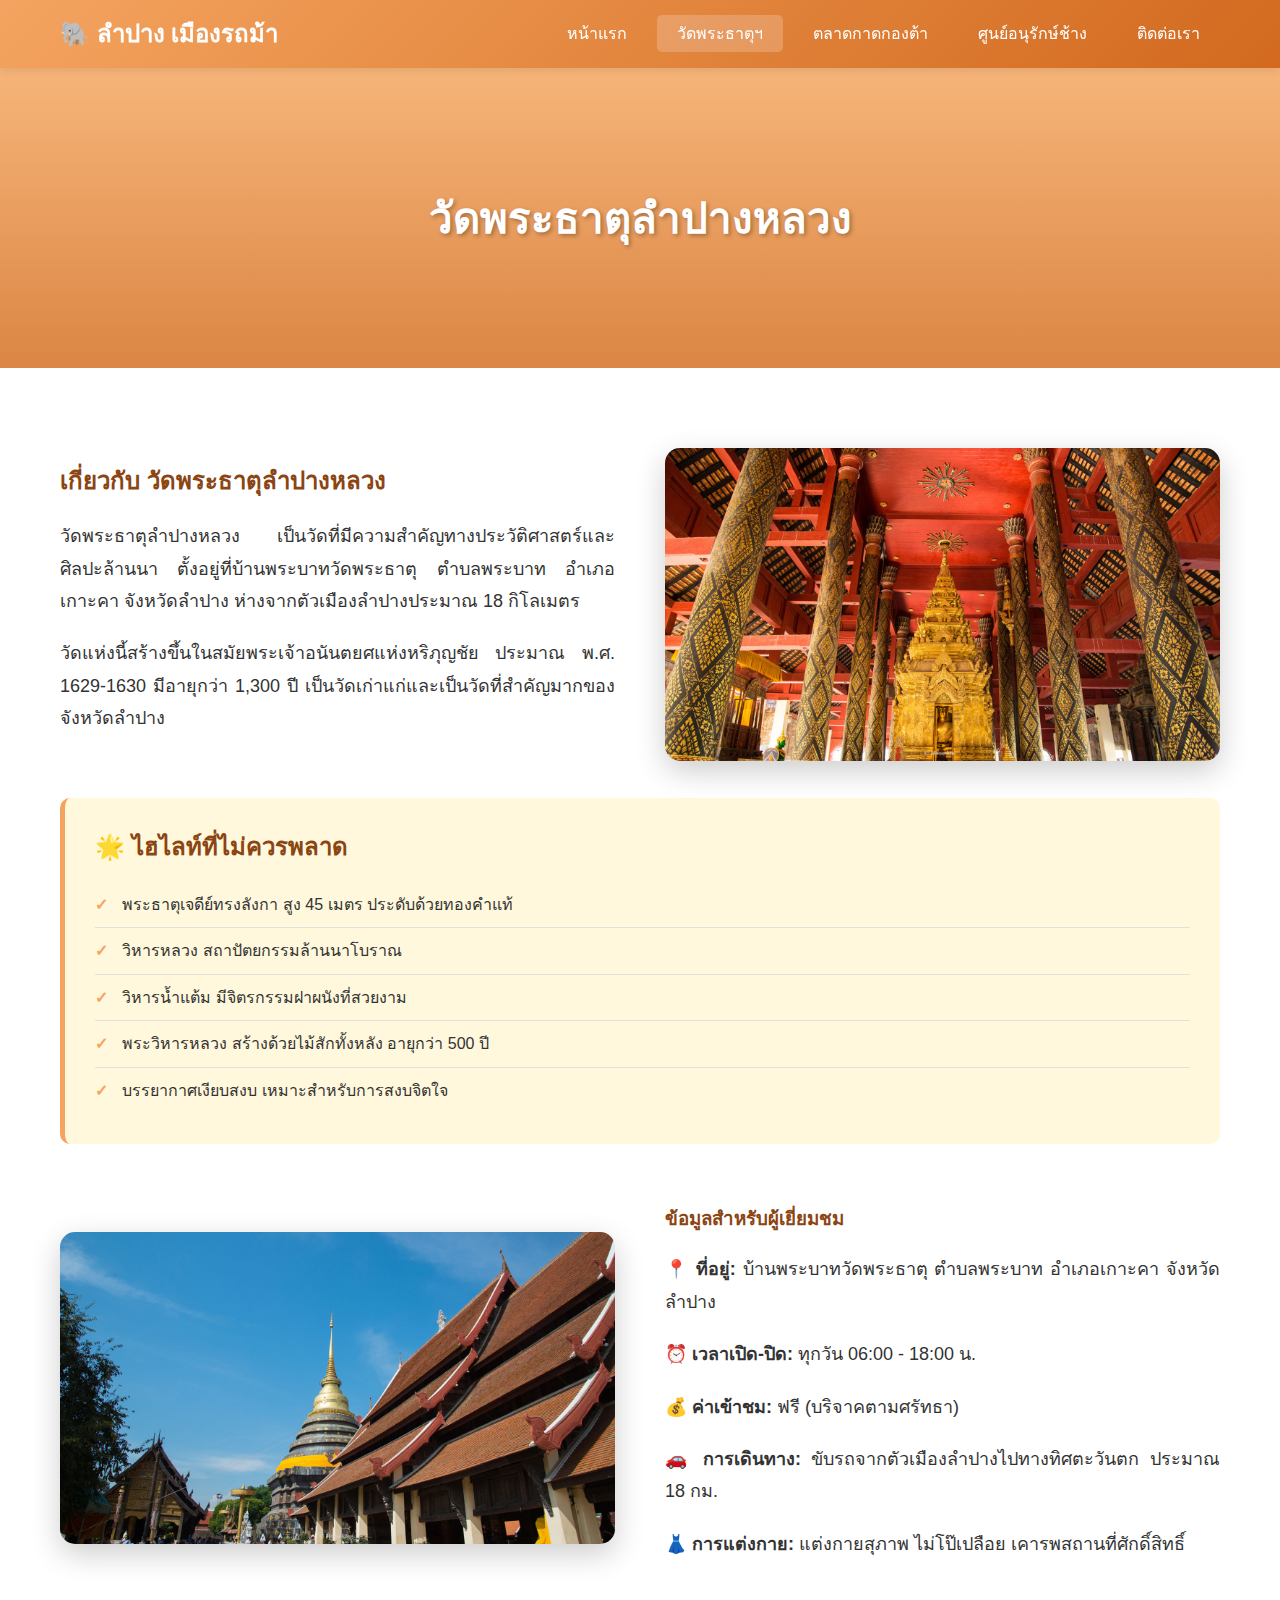
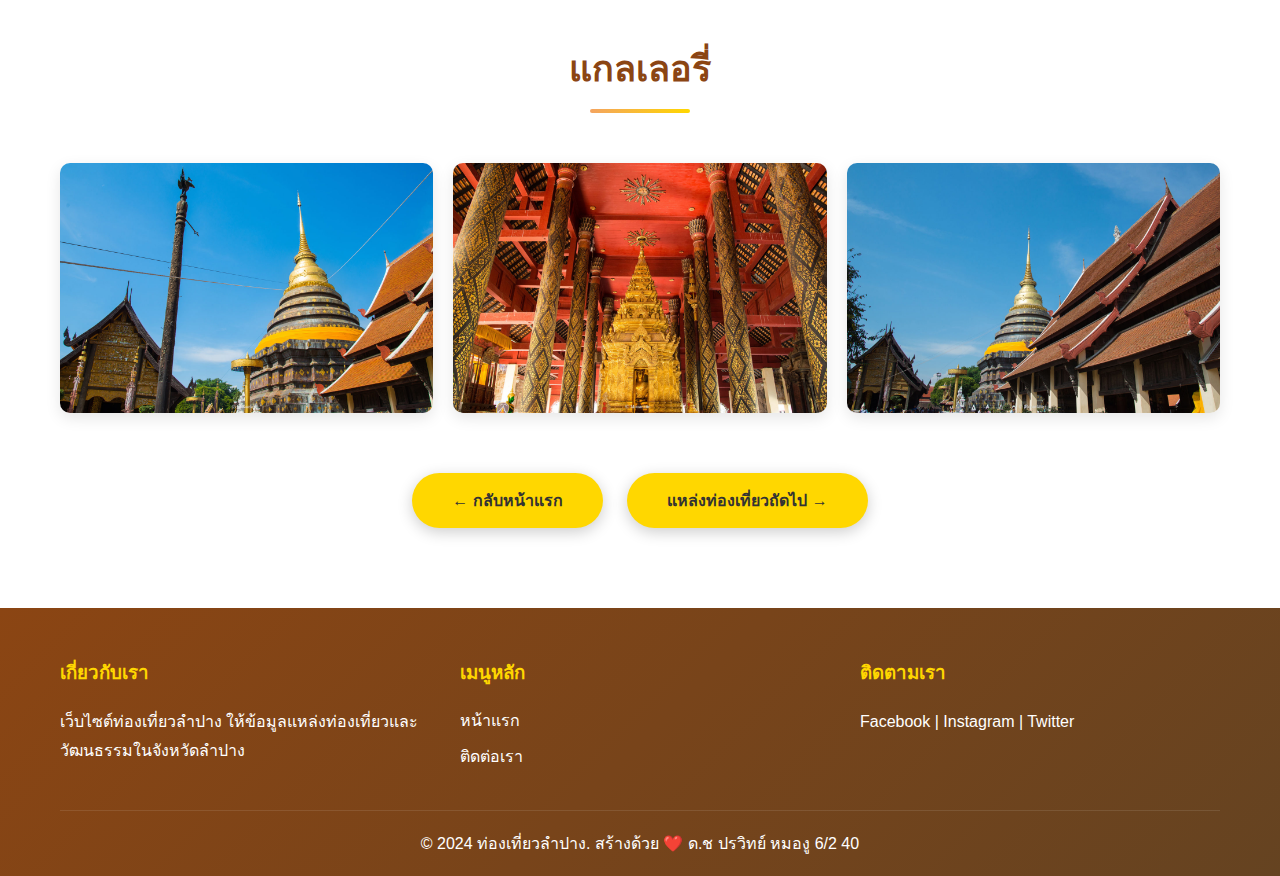
<file: contact.html>
<!DOCTYPE html>
<html lang="th">
<head>
    <meta charset="UTF-8">
    <meta name="viewport" content="width=device-width, initial-scale=1.0">
    <title>วัดพระธาตุลำปางหลวง - ท่องเที่ยวลำปาง</title>
    <link rel="stylesheet" href="styles.css">
</head>
<body>
    <header>
        <div class="container">
            <div class="logo">
                <h1>🐘 ลำปาง เมืองรถม้า</h1>
            </div>
            <nav>
                <ul>
                    <li><a href="index.html">หน้าแรก</a></li>
                    <li><a href="wat-phra-that.html" class="active">วัดพระธาตุฯ</a></li>
                    <li><a href="kad-kong-ta.html">ตลาดกาดกองต้า</a></li>
                    <li><a href="elephant-center.html">ศูนย์อนุรักษ์ช้าง</a></li>
                    <li><a href="contact.html">ติดต่อเรา</a></li>
                </ul>
            </nav>
        </div>
    </header>

    <section class="detail-hero" style="background-image: linear-gradient(rgba(244, 164, 96, 0.8), rgba(210, 105, 30, 0.8)), url('https://images.unsplash.com/photo-1551882547-ff40c63fe5fa?w=1600&h=400&fit=crop');">
        <h2>วัดพระธาตุลำปางหลวง</h2>
    </section>

    <section class="detail-content">
        <div class="container">
            <div class="content-wrapper">
                <div class="content-text">
                    <h2 style="color: #8B4513; margin-bottom: 20px;">เกี่ยวกับ วัดพระธาตุลำปางหลวง</h2>
                    <p>วัดพระธาตุลำปางหลวง เป็นวัดที่มีความสำคัญทางประวัติศาสตร์และศิลปะล้านนา ตั้งอยู่ที่บ้านพระบาทวัดพระธาตุ ตำบลพระบาท อำเภอเกาะคา จังหวัดลำปาง ห่างจากตัวเมืองลำปางประมาณ 18 กิโลเมตร</p>
                    <p>วัดแห่งนี้สร้างขึ้นในสมัยพระเจ้าอนันตยศแห่งหริภุญชัย ประมาณ พ.ศ. 1629-1630 มีอายุกว่า 1,300 ปี เป็นวัดเก่าแก่และเป็นวัดที่สำคัญมากของจังหวัดลำปาง</p>
                </div>
                <div class="content-image">
                    <img src="images/Watphrathatlampangluang2.jpg" alt="วัดพระธาตุลำปางหลวง">
                </div>
            </div>

            <div class="info-box">
                <h3>🌟 ไฮไลท์ที่ไม่ควรพลาด</h3>
                <ul>
                    <li>พระธาตุเจดีย์ทรงลังกา สูง 45 เมตร ประดับด้วยทองคำแท้</li>
                    <li>วิหารหลวง สถาปัตยกรรมล้านนาโบราณ</li>
                    <li>วิหารน้ำแต้ม มีจิตรกรรมฝาผนังที่สวยงาม</li>
                    <li>พระวิหารหลวง สร้างด้วยไม้สักทั้งหลัง อายุกว่า 500 ปี</li>
                    <li>บรรยากาศเงียบสงบ เหมาะสำหรับการสงบจิตใจ</li>
                </ul>
            </div>

            <div class="content-wrapper" style="margin-top: 60px;">
                <div class="content-image">
                    <img src="images/Watphrathatlampangluang3.jpg" alt="พระธาตุเจดีย์">
                </div>
                <div class="content-text">
                    <h3 style="color: #8B4513; margin-bottom: 20px;">ข้อมูลสำหรับผู้เยี่ยมชม</h3>
                    <p><strong>📍 ที่อยู่:</strong> บ้านพระบาทวัดพระธาตุ ตำบลพระบาท อำเภอเกาะคา จังหวัดลำปาง</p>
                    <p><strong>⏰ เวลาเปิด-ปิด:</strong> ทุกวัน 06:00 - 18:00 น.</p>
                    <p><strong>💰 ค่าเข้าชม:</strong> ฟรี (บริจาคตามศรัทธา)</p>
                    <p><strong>🚗 การเดินทาง:</strong> ขับรถจากตัวเมืองลำปางไปทางทิศตะวันตก ประมาณ 18 กม.</p>
                    <p><strong>👗 การแต่งกาย:</strong> แต่งกายสุภาพ ไม่โป๊เปลือย เคารพสถานที่ศักดิ์สิทธิ์</p>
                </div>
            </div>

            <div style="margin-top: 60px;">
                <h2 class="section-title">แกลเลอรี่</h2>
                <div class="gallery">
                    <img src="images/Watphrathatlampangluang.jpg" alt="วัดพระธาตุ 1">
                    <img src="images/Watphrathatlampangluang2.jpg" alt="วัดพระธาตุ 2">
                    <img src="images/Watphrathatlampangluang3.jpg" alt="วัดพระธาตุ 3">
                </div>
            </div>

            <div style="margin-top: 60px; text-align: center;">
                <a href="index.html" class="btn" style="margin-right: 20px;">← กลับหน้าแรก</a>
                <a href="kad-kong-ta.html" class="btn">แหล่งท่องเที่ยวถัดไป →</a>
            </div>
        </div>
    </section>

    <footer>
        <div class="container">
            <div class="footer-content">
                <div class="footer-section">
                    <h3>เกี่ยวกับเรา</h3>
                    <p>เว็บไซต์ท่องเที่ยวลำปาง ให้ข้อมูลแหล่งท่องเที่ยวและวัฒนธรรมในจังหวัดลำปาง</p>
                </div>
                <div class="footer-section">
                    <h3>เมนูหลัก</h3>
                    <ul>
                        <li><a href="index.html">หน้าแรก</a></li>
                        <li><a href="contact.html">ติดต่อเรา</a></li>
                    </ul>
                </div>
                <div class="footer-section">
                    <h3>ติดตามเรา</h3>
                    <p>Facebook | Instagram | Twitter</p>
                </div>
            </div>
            <div class="footer-bottom">
                <p>&copy; 2024 ท่องเที่ยวลำปาง. สร้างด้วย ❤️ ด.ช ปรวิทย์ หมองู 6/2 40</p>
            </div>
        </div>
    </footer>
</body>
</html>
</file>
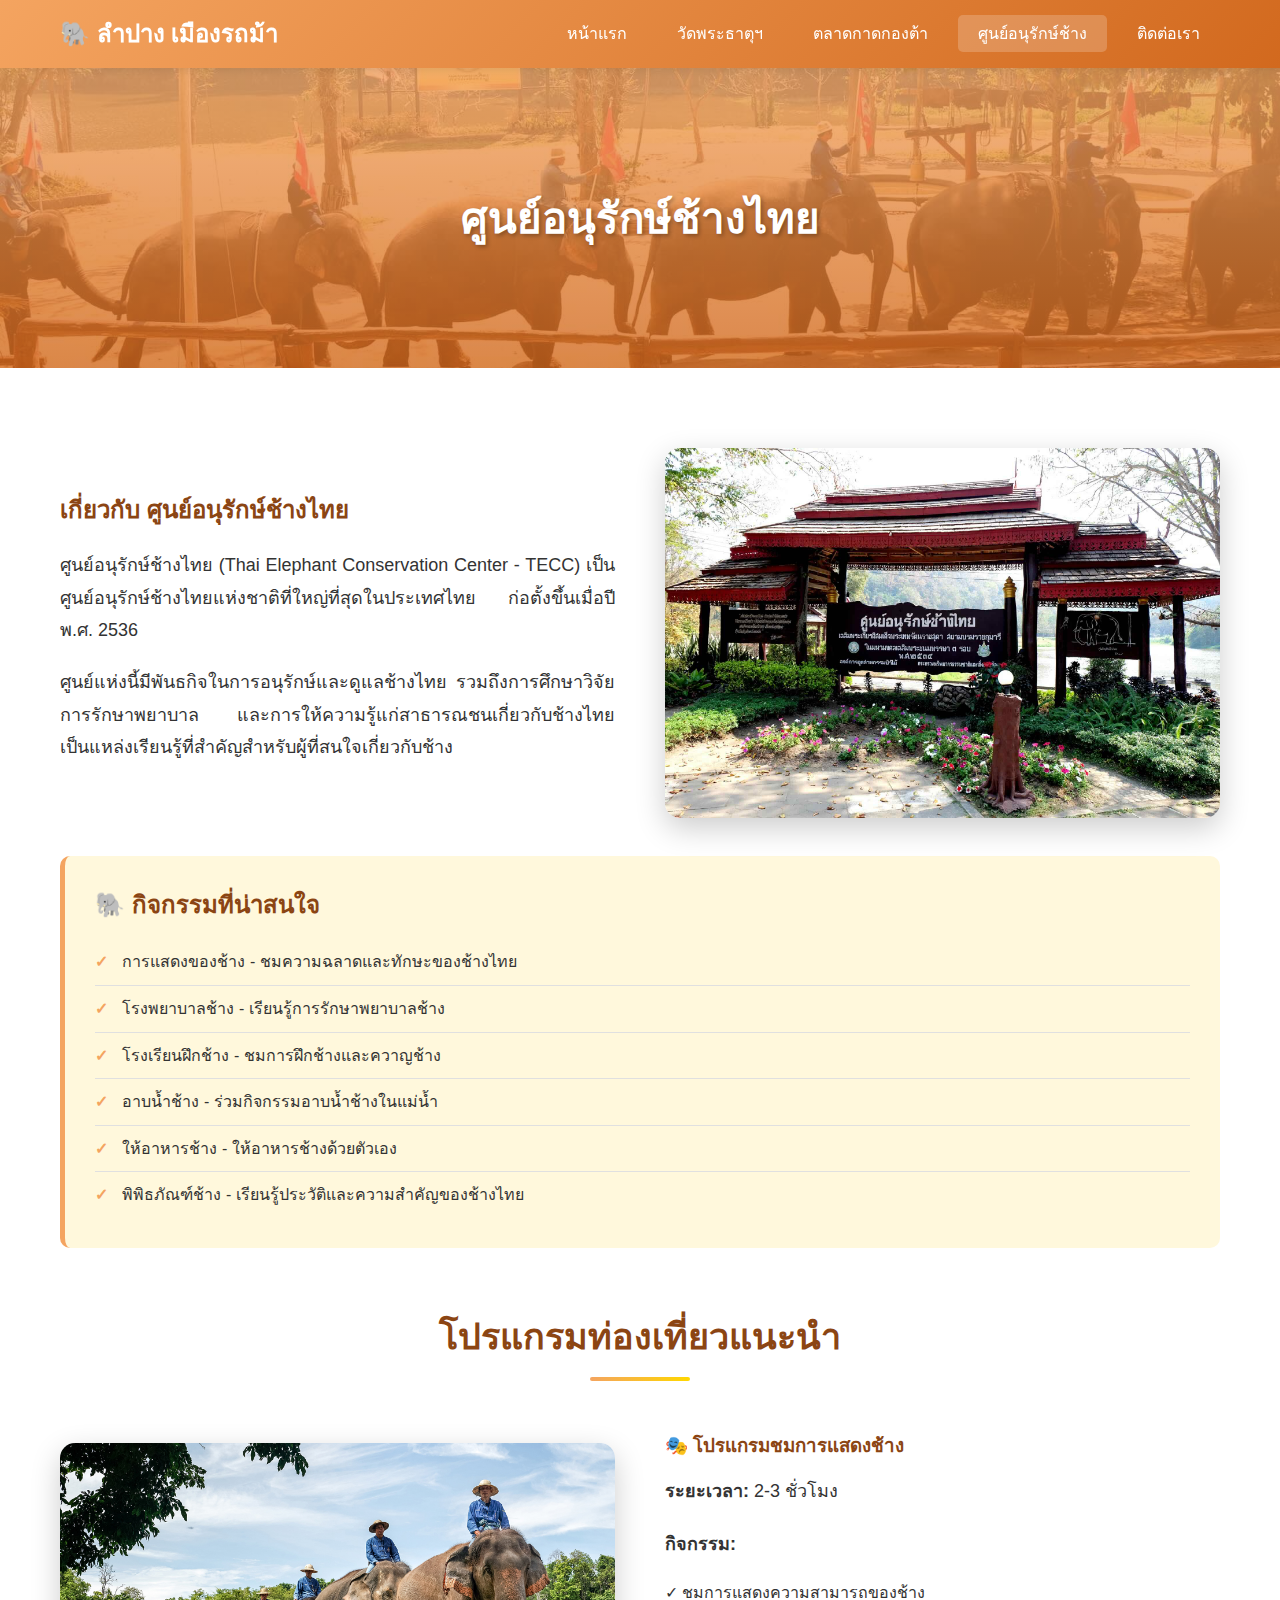
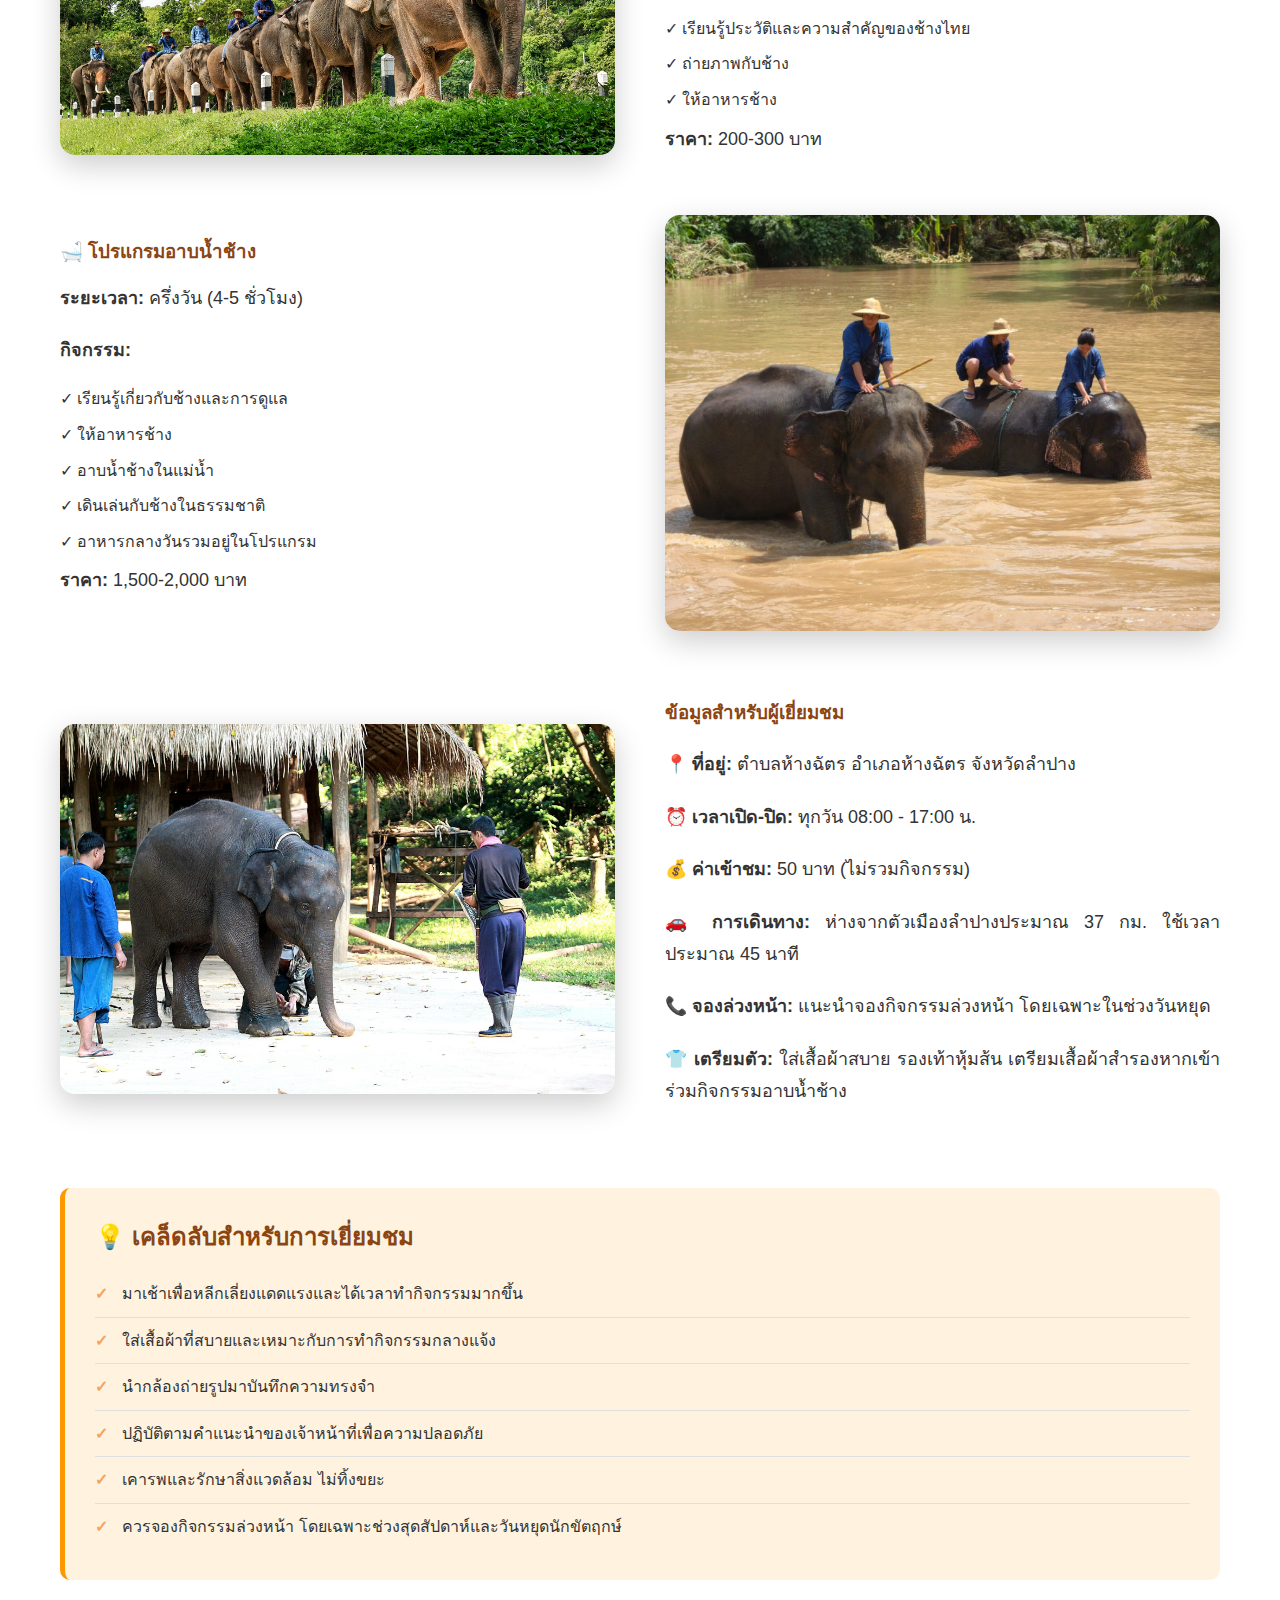
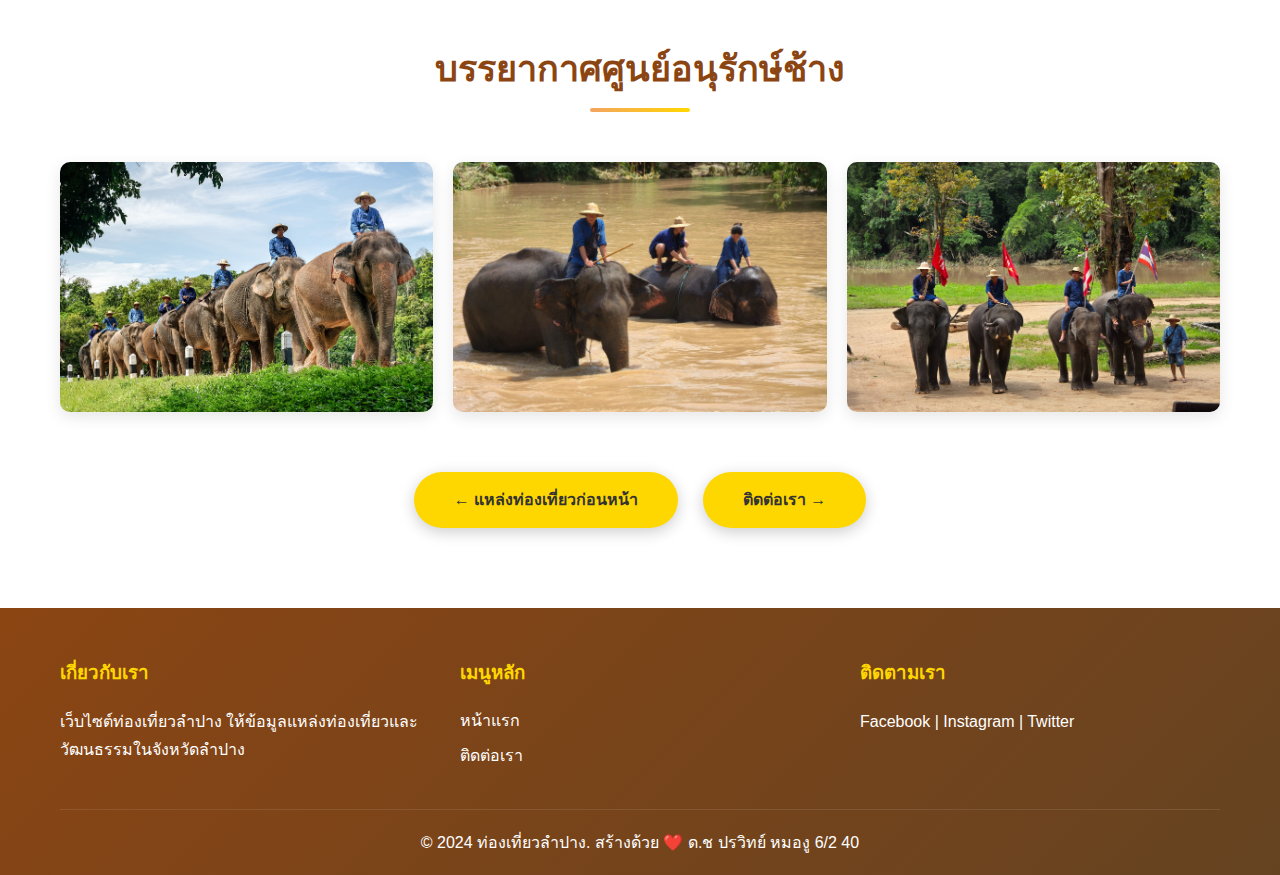
<file: elephant-center.html>
<!DOCTYPE html>
<html lang="th">
<head>
    <meta charset="UTF-8">
    <meta name="viewport" content="width=device-width, initial-scale=1.0">
    <title>ศูนย์อนุรักษ์ช้างไทย - เที่ยวลำปาง</title>
    <link rel="stylesheet" href="styles.css">
</head>
<body>
    <header>
        <div class="container">
            <div class="logo">
                <h1>🐘 ลำปาง เมืองรถม้า</h1>
            </div>
            <nav>
                <ul>
                    <li><a href="index.html">หน้าแรก</a></li>
                    <li><a href="wat-phra-that.html">วัดพระธาตุฯ</a></li>
                    <li><a href="kad-kong-ta.html">ตลาดกาดกองต้า</a></li>
                    <li><a href="elephant-center.html" class="active">ศูนย์อนุรักษ์ช้าง</a></li>
                    <li><a href="contact.html">ติดต่อเรา</a></li>
                </ul>
            </nav>
        </div>
    </header>

    <section class="detail-hero" style="background-image: linear-gradient(rgba(244, 164, 96, 0.8), rgba(210, 105, 30, 0.8)), url('images/changthai0.jpeg');">
        <h2>ศูนย์อนุรักษ์ช้างไทย</h2>
    </section>

    <section class="detail-content">
        <div class="container">
            <div class="content-wrapper">
                <div class="content-text">
                    <h2 style="color: #8B4513; margin-bottom: 20px;">เกี่ยวกับ ศูนย์อนุรักษ์ช้างไทย</h2>
                    <p>ศูนย์อนุรักษ์ช้างไทย (Thai Elephant Conservation Center - TECC) เป็นศูนย์อนุรักษ์ช้างไทยแห่งชาติที่ใหญ่ที่สุดในประเทศไทย ก่อตั้งขึ้นเมื่อปี พ.ศ. 2536</p>
                    <p>ศูนย์แห่งนี้มีพันธกิจในการอนุรักษ์และดูแลช้างไทย รวมถึงการศึกษาวิจัย การรักษาพยาบาล และการให้ความรู้แก่สาธารณชนเกี่ยวกับช้างไทย เป็นแหล่งเรียนรู้ที่สำคัญสำหรับผู้ที่สนใจเกี่ยวกับช้าง</p>
                </div>
                <div class="content-image">
                    <img src="images/changthai01.jpeg" alt="ศูนย์อนุรักษ์ช้างไทย">
                </div>
            </div>

            <div class="info-box">
                <h3>🐘 กิจกรรมที่น่าสนใจ</h3>
                <ul>
                    <li>การแสดงของช้าง - ชมความฉลาดและทักษะของช้างไทย</li>
                    <li>โรงพยาบาลช้าง - เรียนรู้การรักษาพยาบาลช้าง</li>
                    <li>โรงเรียนฝึกช้าง - ชมการฝึกช้างและควาญช้าง</li>
                    <li>อาบน้ำช้าง - ร่วมกิจกรรมอาบน้ำช้างในแม่น้ำ</li>
                    <li>ให้อาหารช้าง - ให้อาหารช้างด้วยตัวเอง</li>
                    <li>พิพิธภัณฑ์ช้าง - เรียนรู้ประวัติและความสำคัญของช้างไทย</li>
                </ul>
            </div>

            <div style="margin-top: 60px;">
                <h2 class="section-title">โปรแกรมท่องเที่ยวแนะนำ</h2>

                <div class="content-wrapper" style="margin-bottom: 40px;">
                    <div class="content-image">
                        <img src="images/changthai1.jpg" alt="การแสดงช้าง">
                    </div>
                    <div class="content-text">
                        <h3 style="color: #8B4513; margin-bottom: 15px;">🎭 โปรแกรมชมการแสดงช้าง</h3>
                        <p><strong>ระยะเวลา:</strong> 2-3 ชั่วโมง</p>
                        <p><strong>กิจกรรม:</strong></p>
                        <ul style="list-style: none; padding-left: 0;">
                            <li style="margin-bottom: 10px;">✓ ชมการแสดงความสามารถของช้าง</li>
                            <li style="margin-bottom: 10px;">✓ เรียนรู้ประวัติและความสำคัญของช้างไทย</li>
                            <li style="margin-bottom: 10px;">✓ ถ่ายภาพกับช้าง</li>
                            <li style="margin-bottom: 10px;">✓ ให้อาหารช้าง</li>
                        </ul>
                        <p><strong>ราคา:</strong> 200-300 บาท</p>
                    </div>
                </div>

                <div class="content-wrapper">
                    <div class="content-text">
                        <h3 style="color: #8B4513; margin-bottom: 15px;">🛁 โปรแกรมอาบน้ำช้าง</h3>
                        <p><strong>ระยะเวลา:</strong> ครึ่งวัน (4-5 ชั่วโมง)</p>
                        <p><strong>กิจกรรม:</strong></p>
                        <ul style="list-style: none; padding-left: 0;">
                            <li style="margin-bottom: 10px;">✓ เรียนรู้เกี่ยวกับช้างและการดูแล</li>
                            <li style="margin-bottom: 10px;">✓ ให้อาหารช้าง</li>
                            <li style="margin-bottom: 10px;">✓ อาบน้ำช้างในแม่น้ำ</li>
                            <li style="margin-bottom: 10px;">✓ เดินเล่นกับช้างในธรรมชาติ</li>
                            <li style="margin-bottom: 10px;">✓ อาหารกลางวันรวมอยู่ในโปรแกรม</li>
                        </ul>
                        <p><strong>ราคา:</strong> 1,500-2,000 บาท</p>
                    </div>
                    <div class="content-image">
                        <img src="images/changthai2.jpg" alt="อาบน้ำช้าง">
                    </div>
                </div>
            </div>

            <div class="content-wrapper" style="margin-top: 60px;">
                <div class="content-image">
                    <img src="images/changthai6.jpg" alt="ช้างน้อย">
                </div>
                <div class="content-text">
                    <h3 style="color: #8B4513; margin-bottom: 20px;">ข้อมูลสำหรับผู้เยี่ยมชม</h3>
                    <p><strong>📍 ที่อยู่:</strong> ตำบลห้างฉัตร อำเภอห้างฉัตร จังหวัดลำปาง</p>
                    <p><strong>⏰ เวลาเปิด-ปิด:</strong> ทุกวัน 08:00 - 17:00 น.</p>
                    <p><strong>💰 ค่าเข้าชม:</strong> 50 บาท (ไม่รวมกิจกรรม)</p>
                    <p><strong>🚗 การเดินทาง:</strong> ห่างจากตัวเมืองลำปางประมาณ 37 กม. ใช้เวลาประมาณ 45 นาที</p>
                    <p><strong>📞 จองล่วงหน้า:</strong> แนะนำจองกิจกรรมล่วงหน้า โดยเฉพาะในช่วงวันหยุด</p>
                    <p><strong>👕 เตรียมตัว:</strong> ใส่เสื้อผ้าสบาย รองเท้าหุ้มส้น เตรียมเสื้อผ้าสำรองหากเข้าร่วมกิจกรรมอาบน้ำช้าง</p>
                </div>
            </div>

            <div class="info-box" style="margin-top: 60px; background-color: #FFF3E0; border-left-color: #FF9800;">
                <h3>💡 เคล็ดลับสำหรับการเยี่ยมชม</h3>
                <ul>
                    <li>มาเช้าเพื่อหลีกเลี่ยงแดดแรงและได้เวลาทำกิจกรรมมากขึ้น</li>
                    <li>ใส่เสื้อผ้าที่สบายและเหมาะกับการทำกิจกรรมกลางแจ้ง</li>
                    <li>นำกล้องถ่ายรูปมาบันทึกความทรงจำ</li>
                    <li>ปฏิบัติตามคำแนะนำของเจ้าหน้าที่เพื่อความปลอดภัย</li>
                    <li>เคารพและรักษาสิ่งแวดล้อม ไม่ทิ้งขยะ</li>
                    <li>ควรจองกิจกรรมล่วงหน้า โดยเฉพาะช่วงสุดสัปดาห์และวันหยุดนักขัตฤกษ์</li>
                </ul>
            </div>

            <div style="margin-top: 60px;">
                <h2 class="section-title">บรรยากาศศูนย์อนุรักษ์ช้าง</h2>
                <div class="gallery">
                    <img src="images/changthai1.jpg" alt="ช้าง 1">
                    <img src="images/changthai2.jpg" alt="ช้าง 2">
                    <img src="images/changthai3.jpg" alt="ช้าง 3">
                </div>
            </div>

            <div style="margin-top: 60px; text-align: center;">
                <a href="kad-kong-ta.html" class="btn" style="margin-right: 20px;">← แหล่งท่องเที่ยวก่อนหน้า</a>
                <a href="contact.html" class="btn">ติดต่อเรา →</a>
            </div>
        </div>
    </section>

    <footer>
        <div class="container">
            <div class="footer-content">
                <div class="footer-section">
                    <h3>เกี่ยวกับเรา</h3>
                    <p>เว็บไซต์ท่องเที่ยวลำปาง ให้ข้อมูลแหล่งท่องเที่ยวและวัฒนธรรมในจังหวัดลำปาง</p>
                </div>
                <div class="footer-section">
                    <h3>เมนูหลัก</h3>
                    <ul>
                        <li><a href="index.html">หน้าแรก</a></li>
                        <li><a href="contact.html">ติดต่อเรา</a></li>
                    </ul>
                </div>
                <div class="footer-section">
                    <h3>ติดตามเรา</h3>
                    <p>Facebook | Instagram | Twitter</p>
                </div>
            </div>
            <div class="footer-bottom">
                <p>&copy; 2024 ท่องเที่ยวลำปาง. สร้างด้วย ❤️ ด.ช ปรวิทย์ หมองู 6/2 40</p>
            </div>
        </div>
    </footer>
</body>
</html>
</file>
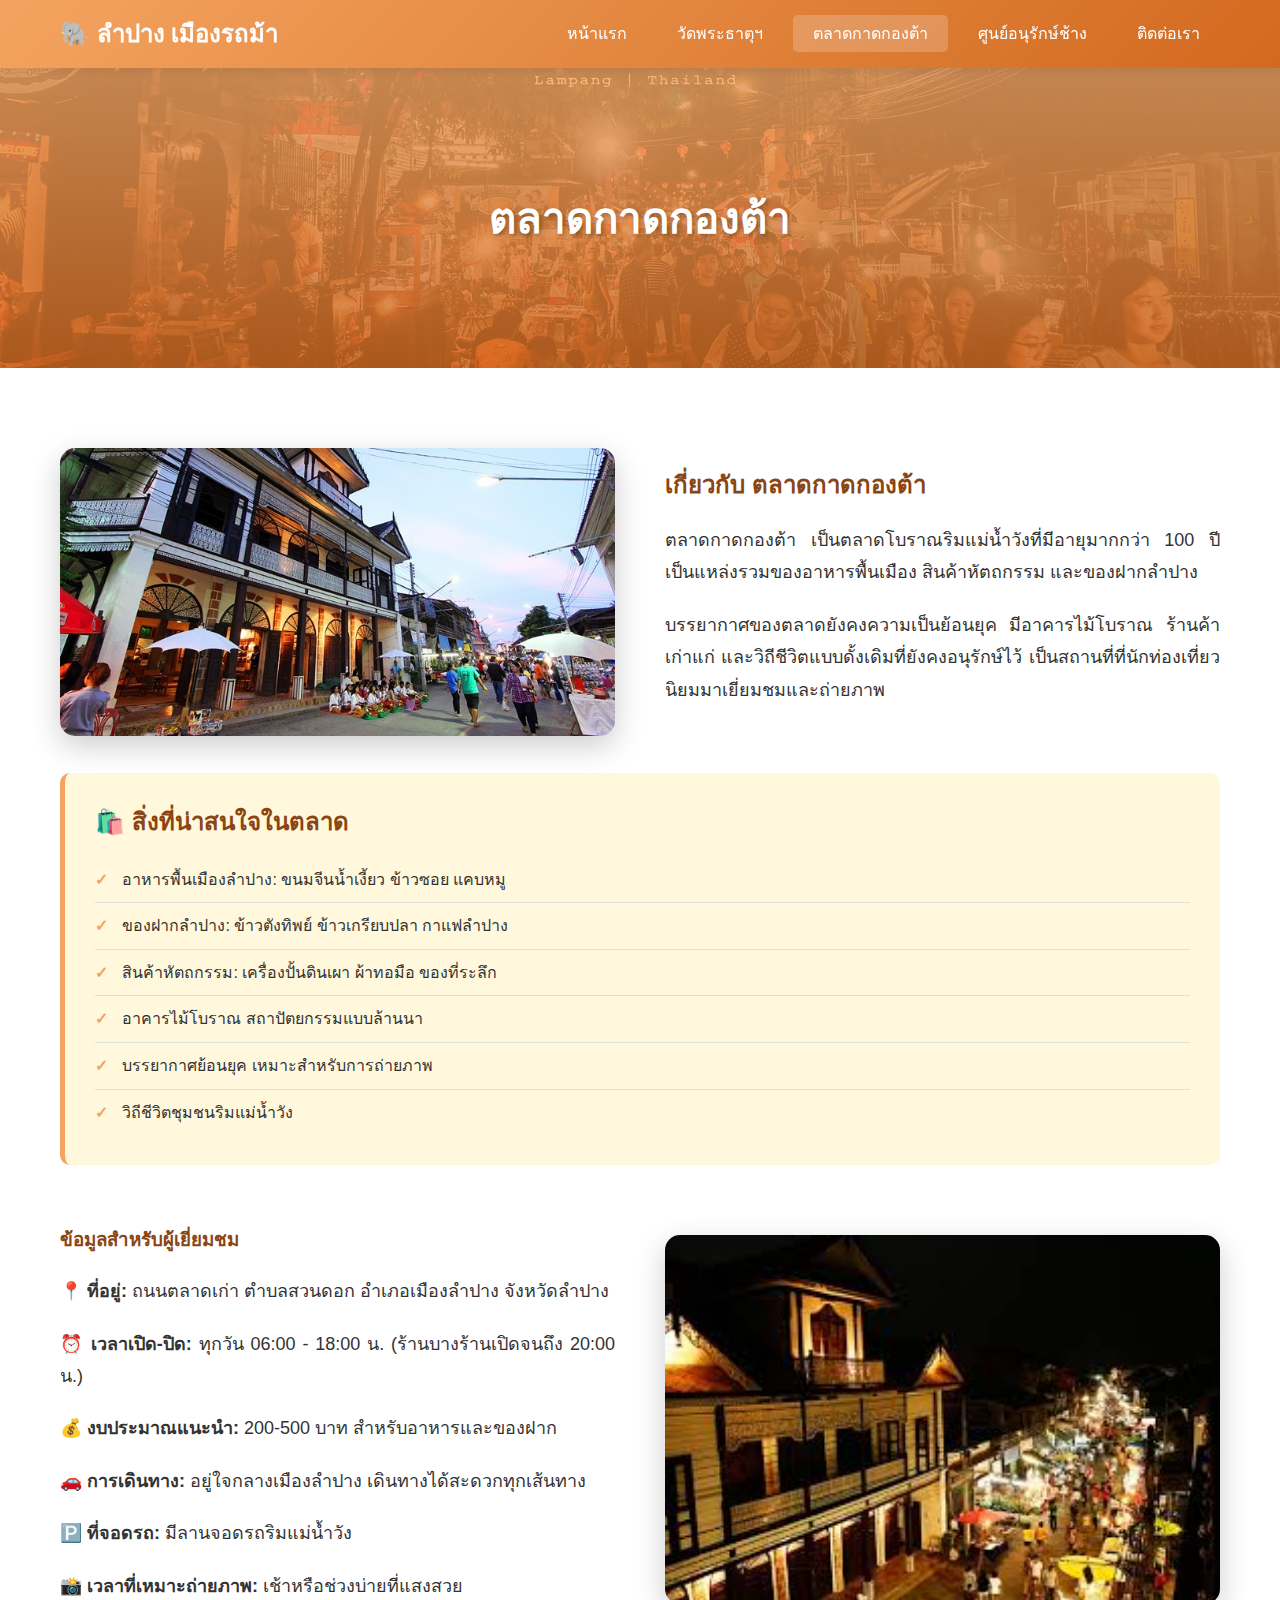
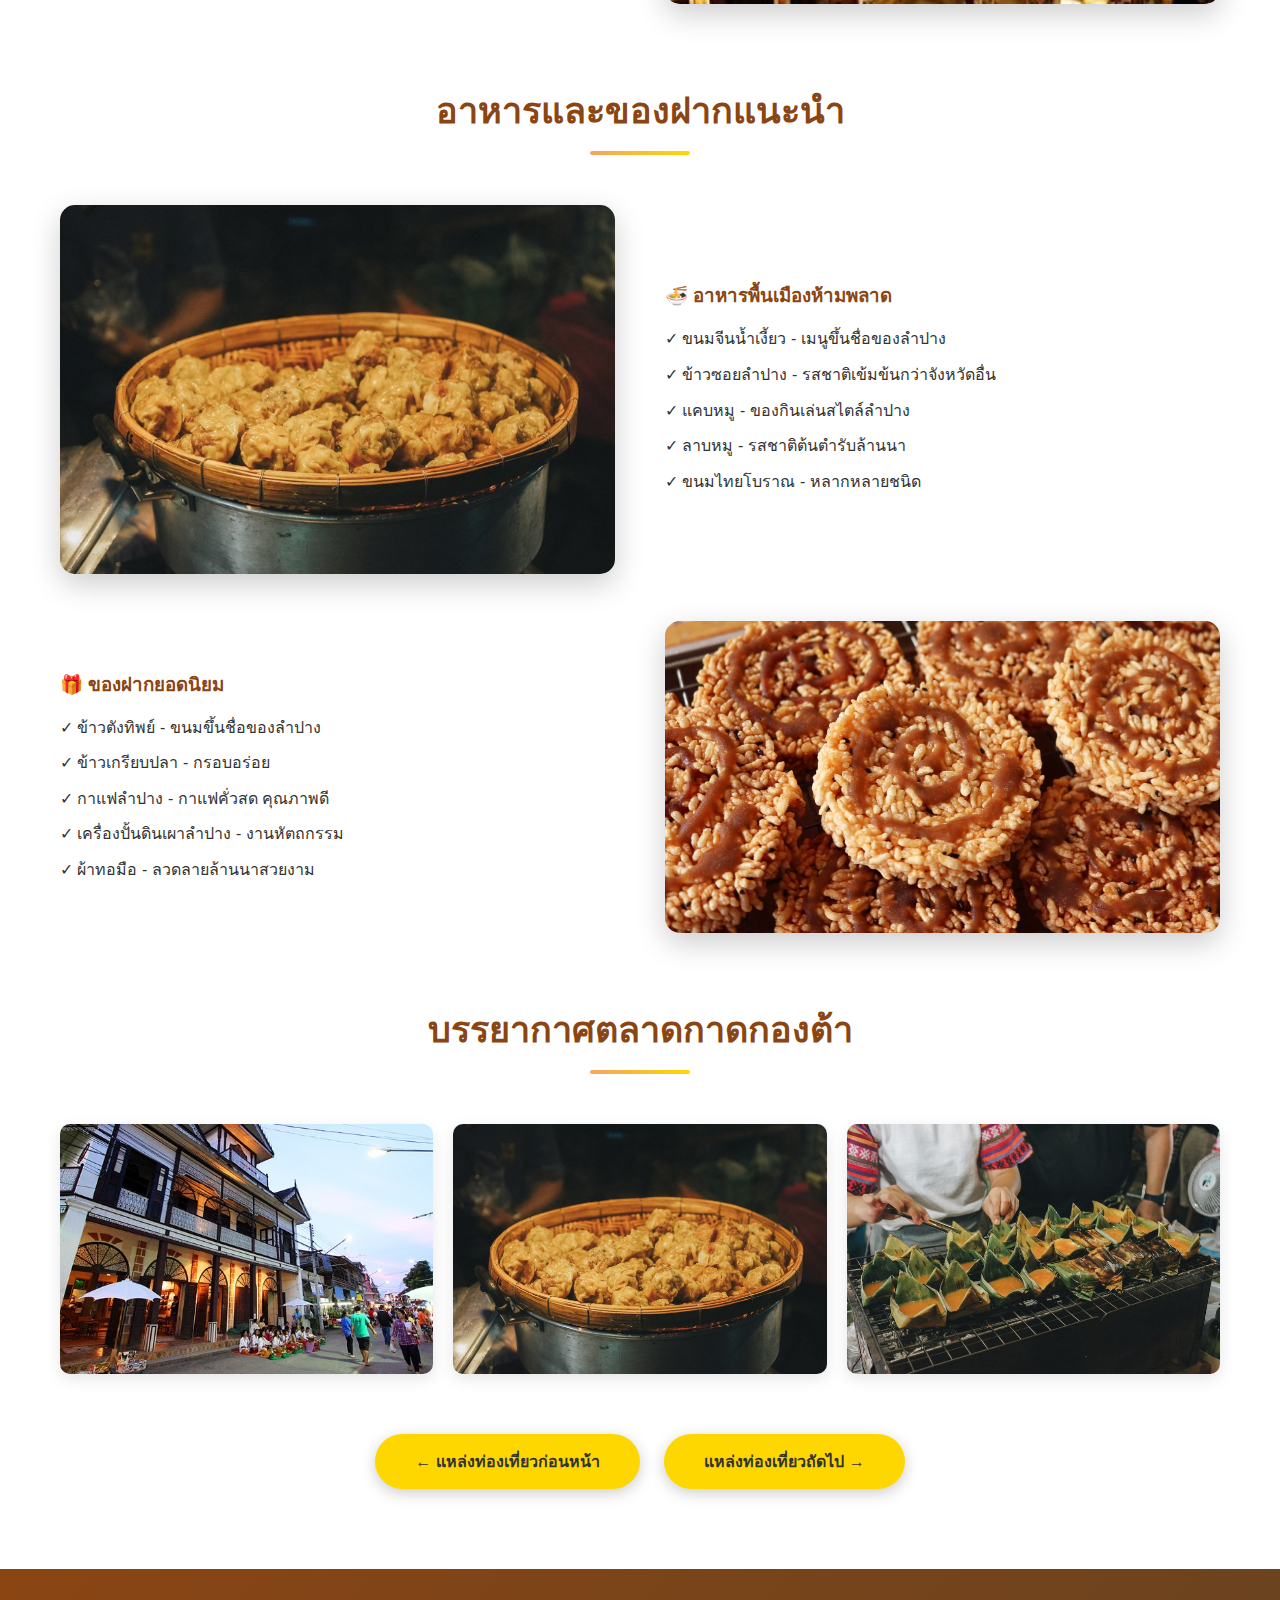
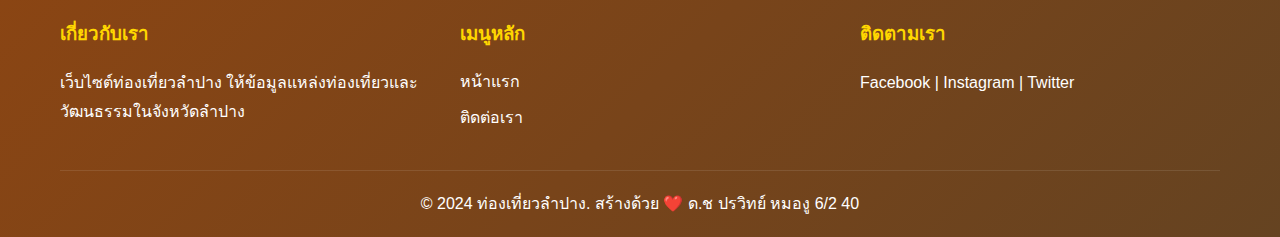
<file: kad-kong-ta.html>
<!DOCTYPE html>
<html lang="th">
<head>
    <meta charset="UTF-8">
    <meta name="viewport" content="width=device-width, initial-scale=1.0">
    <title>ตลาดกาดกองต้า - ท่องเที่ยวลำปาง</title>
    <link rel="stylesheet" href="style.css">
</head>
<body>
    <header>
        <div class="container">
            <div class="logo">
                <h1>🐘 ลำปาง เมืองรถม้า</h1>
            </div>
            <nav>
                <ul>
                    <li><a href="index.html">หน้าแรก</a></li>
                    <li><a href="wat-phra-that.html">วัดพระธาตุฯ</a></li>
                    <li><a href="kad-kong-ta.html" class="active">ตลาดกาดกองต้า</a></li>
                    <li><a href="elephant-center.html">ศูนย์อนุรักษ์ช้าง</a></li>
                    <li><a href="contact.html">ติดต่อเรา</a></li>
                </ul>
            </nav>
        </div>
    </header>

    <section class="detail-hero" style="background-image: linear-gradient(rgba(244, 164, 96, 0.8), rgba(210, 105, 30, 0.8)), url('images/coverkongtamarket.jpg');">
        <h2>ตลาดกาดกองต้า</h2>
    </section>

    <section class="detail-content">
        <div class="container">
            <div class="content-wrapper">
                <div class="content-image">
                    <img src="images/kongtamarket1.jpg" alt="ตลาดกาดกองต้า">
                </div>
                <div class="content-text">
                    <h2 style="color: #8B4513; margin-bottom: 20px;">เกี่ยวกับ ตลาดกาดกองต้า</h2>
                    <p>ตลาดกาดกองต้า เป็นตลาดโบราณริมแม่น้ำวังที่มีอายุมากกว่า 100 ปี เป็นแหล่งรวมของอาหารพื้นเมือง สินค้าหัตถกรรม และของฝากลำปาง</p>
                    <p>บรรยากาศของตลาดยังคงความเป็นย้อนยุค มีอาคารไม้โบราณ ร้านค้าเก่าแก่ และวิถีชีวิตแบบดั้งเดิมที่ยังคงอนุรักษ์ไว้ เป็นสถานที่ที่นักท่องเที่ยวนิยมมาเยี่ยมชมและถ่ายภาพ</p>
                </div>
            </div>

            <div class="info-box">
                <h3>🛍️ สิ่งที่น่าสนใจในตลาด</h3>
                <ul>
                    <li>อาหารพื้นเมืองลำปาง: ขนมจีนน้ำเงี้ยว ข้าวซอย แคบหมู</li>
                    <li>ของฝากลำปาง: ข้าวตังทิพย์ ข้าวเกรียบปลา กาแฟลำปาง</li>
                    <li>สินค้าหัตถกรรม: เครื่องปั้นดินเผา ผ้าทอมือ ของที่ระลึก</li>
                    <li>อาคารไม้โบราณ สถาปัตยกรรมแบบล้านนา</li>
                    <li>บรรยากาศย้อนยุค เหมาะสำหรับการถ่ายภาพ</li>
                    <li>วิถีชีวิตชุมชนริมแม่น้ำวัง</li>
                </ul>
            </div>

            <div class="content-wrapper" style="margin-top: 60px;">
                <div class="content-text">
                    <h3 style="color: #8B4513; margin-bottom: 20px;">ข้อมูลสำหรับผู้เยี่ยมชม</h3>
                    <p><strong>📍 ที่อยู่:</strong> ถนนตลาดเก่า ตำบลสวนดอก อำเภอเมืองลำปาง จังหวัดลำปาง</p>
                    <p><strong>⏰ เวลาเปิด-ปิด:</strong> ทุกวัน 06:00 - 18:00 น. (ร้านบางร้านเปิดจนถึง 20:00 น.)</p>
                    <p><strong>💰 งบประมาณแนะนำ:</strong> 200-500 บาท สำหรับอาหารและของฝาก</p>
                    <p><strong>🚗 การเดินทาง:</strong> อยู่ใจกลางเมืองลำปาง เดินทางได้สะดวกทุกเส้นทาง</p>
                    <p><strong>🅿️ ที่จอดรถ:</strong> มีลานจอดรถริมแม่น้ำวัง</p>
                    <p><strong>📸 เวลาที่เหมาะถ่ายภาพ:</strong> เช้าหรือช่วงบ่ายที่แสงสวย</p>
                </div>
                <div class="content-image">
                    <img src="images/kongtamarket3.jpg" alt="บรรยากาศตลาด">
                </div>
            </div>

            <div style="margin-top: 60px;">
                <h2 class="section-title">อาหารและของฝากแนะนำ</h2>
                <div class="content-wrapper" style="margin-bottom: 40px;">
                    <div class="content-image">
                        <img src="images/kongtamarket6.jpg" alt="อาหารพื้นเมือง">
                    </div>
                    <div class="content-text">
                        <h3 style="color: #8B4513; margin-bottom: 15px;">🍜 อาหารพื้นเมืองห้ามพลาด</h3>
                        <ul style="list-style: none; padding-left: 0;">
                            <li style="margin-bottom: 10px;">✓ ขนมจีนน้ำเงี้ยว - เมนูขึ้นชื่อของลำปาง</li>
                            <li style="margin-bottom: 10px;">✓ ข้าวซอยลำปาง - รสชาติเข้มข้นกว่าจังหวัดอื่น</li>
                            <li style="margin-bottom: 10px;">✓ แคบหมู - ของกินเล่นสไตล์ลำปาง</li>
                            <li style="margin-bottom: 10px;">✓ ลาบหมู - รสชาติต้นตำรับล้านนา</li>
                            <li style="margin-bottom: 10px;">✓ ขนมไทยโบราณ - หลากหลายชนิด</li>
                        </ul>
                    </div>
                </div>

                <div class="content-wrapper">
                    <div class="content-text">
                        <h3 style="color: #8B4513; margin-bottom: 15px;">🎁 ของฝากยอดนิยม</h3>
                        <ul style="list-style: none; padding-left: 0;">
                            <li style="margin-bottom: 10px;">✓ ข้าวตังทิพย์ - ขนมขึ้นชื่อของลำปาง</li>
                            <li style="margin-bottom: 10px;">✓ ข้าวเกรียบปลา - กรอบอร่อย</li>
                            <li style="margin-bottom: 10px;">✓ กาแฟลำปาง - กาแฟคั่วสด คุณภาพดี</li>
                            <li style="margin-bottom: 10px;">✓ เครื่องปั้นดินเผาลำปาง - งานหัตถกรรม</li>
                            <li style="margin-bottom: 10px;">✓ ผ้าทอมือ - ลวดลายล้านนาสวยงาม</li>
                        </ul>
                    </div>
                    <div class="content-image">
                        <img src="images/kong0.jpg" alt="ของฝาก">
                    </div>
                </div>
            </div>

            <div style="margin-top: 60px;">
                <h2 class="section-title">บรรยากาศตลาดกาดกองต้า</h2>
                <div class="gallery">
                    <img src="images/kongtamarket1.jpg" alt="ตลาด 1">
                    <img src="images/kongtamarket6.jpg" alt="ตลาด 2">
                    <img src="images/kongtamarket7.jpg" alt="อาหาร">
                </div>
            </div>

            <div style="margin-top: 60px; text-align: center;">
                <a href="wat-phra-that.html" class="btn" style="margin-right: 20px;">← แหล่งท่องเที่ยวก่อนหน้า</a>
                <a href="elephant-center.html" class="btn">แหล่งท่องเที่ยวถัดไป →</a>
            </div>
        </div>
    </section>

    <footer>
        <div class="container">
            <div class="footer-content">
                <div class="footer-section">
                    <h3>เกี่ยวกับเรา</h3>
                    <p>เว็บไซต์ท่องเที่ยวลำปาง ให้ข้อมูลแหล่งท่องเที่ยวและวัฒนธรรมในจังหวัดลำปาง</p>
                </div>
                <div class="footer-section">
                    <h3>เมนูหลัก</h3>
                    <ul>
                        <li><a href="index.html">หน้าแรก</a></li>
                        <li><a href="contact.html">ติดต่อเรา</a></li>
                    </ul>
                </div>
                <div class="footer-section">
                    <h3>ติดตามเรา</h3>
                    <p>Facebook | Instagram | Twitter</p>
                </div>
            </div>
            <div class="footer-bottom">
                <p>&copy; 2024 ท่องเที่ยวลำปาง. สร้างด้วย ❤️ ด.ช ปรวิทย์ หมองู 6/2 40</p>
            </div>
        </div>
    </footer>
</body>
</html>
</file>
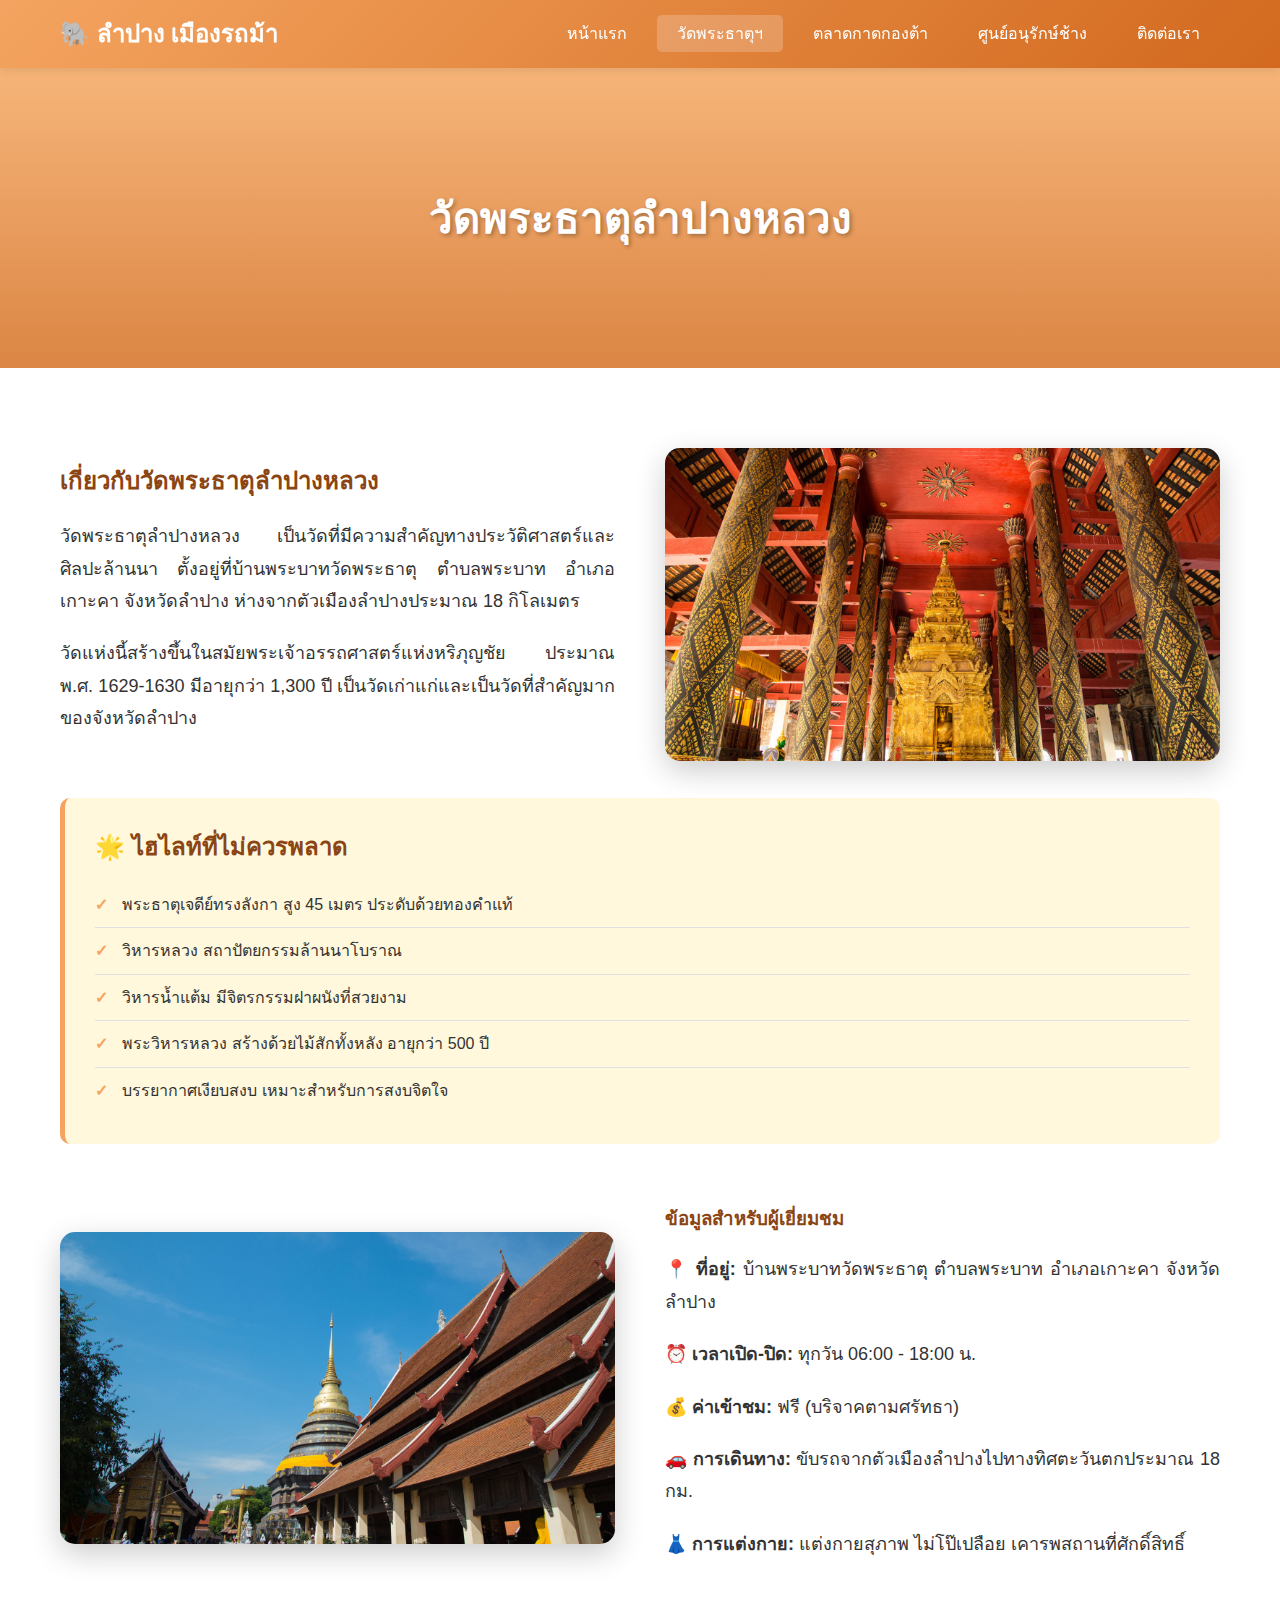
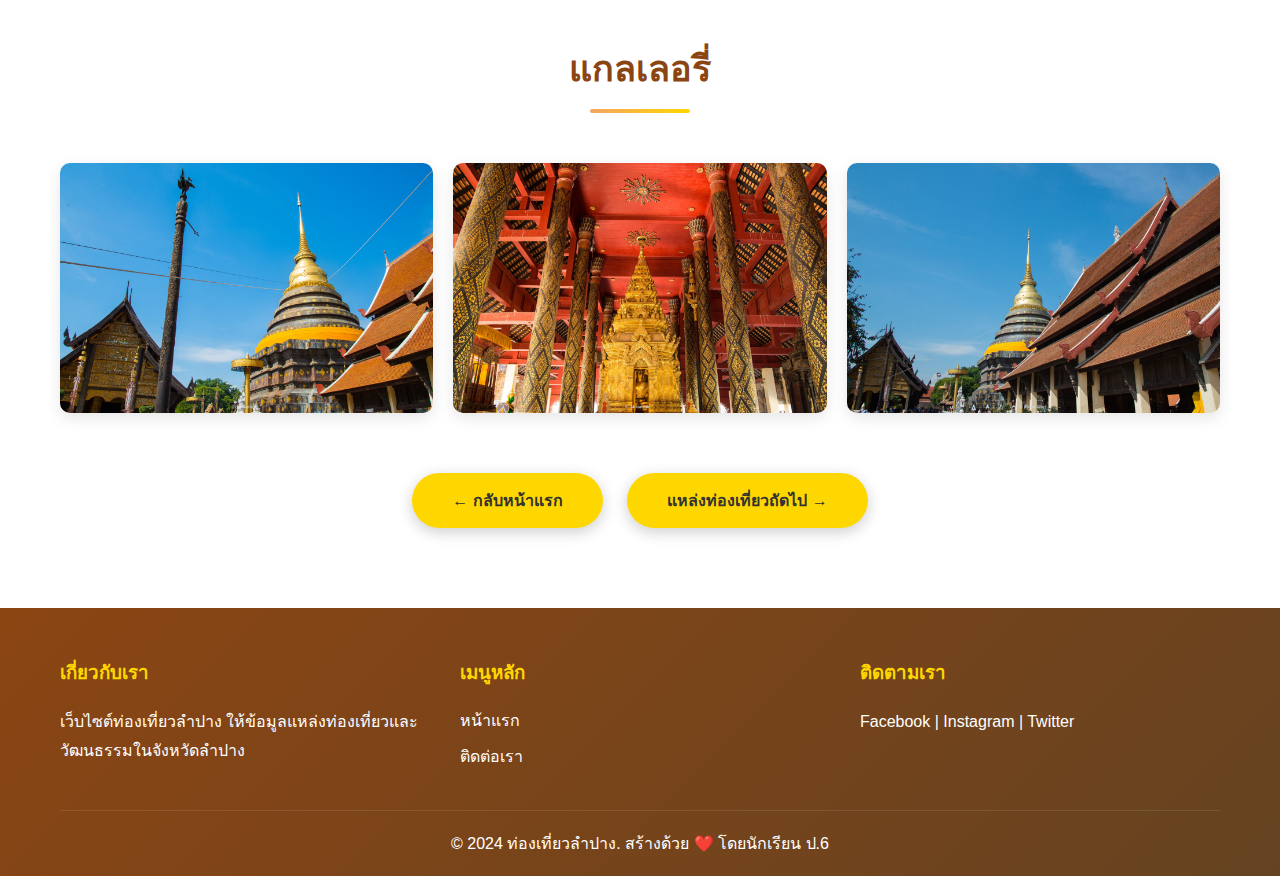
<file: wat-phra-that.html>
<!DOCTYPE html>
<html lang="th">
<head>
<meta charset="UTF-8">
<meta name="viewport" content="width=device-width, initial-scale=1.0">
<title>วัดพระธาตุลำปางหลวง - ท่องเที่ยวลำปาง</title>
<link rel="stylesheet" href="style.css">
</head>
<body>

<!-- Header และ Navigation -->
<header>
<div class="container">
<div class="logo">
<h1>🐘 ลำปาง เมืองรถม้า</h1>
</div>
<nav>
<ul>
<li><a href="index.html">หน้าแรก</a></li>
<li><a href="wat-phra-that.html" class="active">วัดพระธาตุฯ</a></li>
<li><a href="kad-kong-ta.html">ตลาดกาดกองต้า</a></li>
<li><a href="elephant-center.html">ศูนย์อนุรักษ์ช้าง</a></li>
<li><a href="contact.html">ติดต่อเรา</a></li>
</ul>
</nav>
</div>
</header>

<!-- Detail Hero Section -->
<section class="detail-hero" style="background-image: linear-gradient(rgba(244,164,96,0.8), rgba(210,105,30,0.8)), url('https://images.unsplash.com/photo-1551882547-ff40c63fe5fa?w=1600&h=400&fit=crop');">
<h2>วัดพระธาตุลำปางหลวง</h2>
</section>

<!-- Detail Content -->
<section class="detail-content">
<div class="container">

<div class="content-wrapper">
<div class="content-text">
<h2 style="color: #8B4513; margin-bottom: 20px;">เกี่ยวกับวัดพระธาตุลำปางหลวง</h2>
<p>วัดพระธาตุลำปางหลวง เป็นวัดที่มีความสำคัญทางประวัติศาสตร์และศิลปะล้านนา ตั้งอยู่ที่บ้านพระบาทวัดพระธาตุ ตำบลพระบาท อำเภอเกาะคา จังหวัดลำปาง ห่างจากตัวเมืองลำปางประมาณ 18 กิโลเมตร</p>

<p>วัดแห่งนี้สร้างขึ้นในสมัยพระเจ้าอรรถศาสตร์แห่งหริภุญชัย ประมาณ พ.ศ. 1629-1630 มีอายุกว่า 1,300 ปี เป็นวัดเก่าแก่และเป็นวัดที่สำคัญมากของจังหวัดลำปาง</p>
</div>
<div class="content-image">
<img src="images/Watphrathatlampangluang2.jpg" alt="วัดพระธาตุลำปางหลวง">
</div>
</div>

<!-- ไฮไลท์ของสถานที่ -->
<div class="info-box">
<h3>🌟 ไฮไลท์ที่ไม่ควรพลาด</h3>
<ul>
<li>พระธาตุเจดีย์ทรงลังกา สูง 45 เมตร ประดับด้วยทองคำแท้</li>
<li>วิหารหลวง สถาปัตยกรรมล้านนาโบราณ</li>
<li>วิหารน้ำแต้ม มีจิตรกรรมฝาผนังที่สวยงาม</li>
<li>พระวิหารหลวง สร้างด้วยไม้สักทั้งหลัง อายุกว่า 500 ปี</li>
<li>บรรยากาศเงียบสงบ เหมาะสำหรับการสงบจิตใจ</li>
</ul>
</div>

<!-- ข้อมูลสำหรับผู้เยี่ยมชม -->
<div class="content-wrapper" style="margin-top: 60px;">
<div class="content-image">
<img src="images/Watphrathatlampangluang3.jpg" alt="พระธาตุเจดีย์">
</div>
<div class="content-text">
<h3 style="color: #8B4513; margin-bottom: 20px;">ข้อมูลสำหรับผู้เยี่ยมชม</h3>
<p><strong>📍 ที่อยู่:</strong> บ้านพระบาทวัดพระธาตุ ตำบลพระบาท อำเภอเกาะคา จังหวัดลำปาง</p>
<p><strong>⏰ เวลาเปิด-ปิด:</strong> ทุกวัน 06:00 - 18:00 น.</p>
<p><strong>💰 ค่าเข้าชม:</strong> ฟรี (บริจาคตามศรัทธา)</p>
<p><strong>🚗 การเดินทาง:</strong> ขับรถจากตัวเมืองลำปางไปทางทิศตะวันตกประมาณ 18 กม.</p>
<p><strong>👗 การแต่งกาย:</strong> แต่งกายสุภาพ ไม่โป๊เปลือย เคารพสถานที่ศักดิ์สิทธิ์</p>
</div>
</div>

<!-- แกลเลอรี่รูปภาพ -->
<div style="margin-top: 60px;">
<h2 class="section-title">แกลเลอรี่</h2>
<div class="gallery">
<img src="images/Watphrathatlampangluang.jpg" alt="วัดพระธาตุ 1">
<img src="images/Watphrathatlampangluang2.jpg" alt="วัดพระธาตุ 2">
<img src="images/Watphrathatlampangluang3.jpg" alt="วัดพระธาตุ 3">
</div>
</div>

<!-- ปุ่มกลับ และแหล่งท่องเที่ยวอื่น -->
<div style="margin-top: 60px; text-align: center;">
<a href="index.html" class="btn" style="margin-right: 20px;">← กลับหน้าแรก</a>
<a href="kad-kong-ta.html" class="btn">แหล่งท่องเที่ยวถัดไป →</a>
</div>

</div>
</section>

<!-- Footer -->
<footer>
<div class="container">
<div class="footer-content">
<div class="footer-section">
<h3>เกี่ยวกับเรา</h3>
<p>เว็บไซต์ท่องเที่ยวลำปาง ให้ข้อมูลแหล่งท่องเที่ยวและวัฒนธรรมในจังหวัดลำปาง</p>
</div>
<div class="footer-section">
<h3>เมนูหลัก</h3>
<ul>
<li><a href="index.html">หน้าแรก</a></li>
<li><a href="contact.html">ติดต่อเรา</a></li>
</ul>
</div>
<div class="footer-section">
<h3>ติดตามเรา</h3>
<p>Facebook | Instagram | Twitter</p>
</div>
</div>
<div class="footer-bottom">
<p>&copy; 2024 ท่องเที่ยวลำปาง. สร้างด้วย ❤️ โดยนักเรียน ป.6</p>
</div>
</div>
</footer>

</body>
</html>
</file>
<file: styles.css>
/* ========== ตั้งค่าพื้นฐาน ========== */
* {
    margin: 0;
    padding: 0;
    box-sizing: border-box;
}

body {
    font-family: 'Segoe UI', Tahoma, Geneva, Verdana, sans-serif;
    line-height: 1.6;
    color: #333;
    background-color: #FFF8DC;
}

.container {
    max-width: 1200px;
    margin: 0 auto;
    padding: 0 20px;
}

/* ========== Header และ Navigation ========== */
header {
    background: linear-gradient(135deg, #F4A460 0%, #D2691E 100%);
    box-shadow: 0 2px 10px rgba(0,0,0,0.1);
    position: sticky;
    top: 0;
    z-index: 1000;
}

header .container {
    display: flex;
    justify-content: space-between;
    align-items: center;
    padding: 15px 20px;
}

.logo h1 {
    color: white; /* แก้ไข: เพิ่ม ; */
    font-size: 24px;
    font-weight: bold;
}

nav ul {
    display: flex;
    list-style: none;
    gap: 10px;
}

nav ul li a {
    color: white; /* แก้ไข: เพิ่ม ; */
    text-decoration: none;
    padding: 10px 20px;
    border-radius: 5px;
    transition: all 0.3s ease;
    font-weight: 500;
}

nav ul li a:hover,
nav ul li a.active {
    background-color: rgba(255, 255, 255, 0.2);
    transform: translateY(-2px);
}

/* ========== Hero Section ========== */
.hero {
    background: linear-gradient(rgba(244, 164, 96, 0.8), rgba(210, 105, 30, 0.8)),
    url('images/lampang2.jpg') center/cover;
    height: 500px;
    display: flex;
    align-items: center;
    justify-content: center;
    text-align: center;
    color: white; /* แก้ไข: เพิ่ม ; */
}

.hero-content h2 {
    font-size: 48px;
    margin-bottom: 20px;
    text-shadow: 2px 2px 4px rgba(0,0,0,0.3);
}

.hero-content p {
    font-size: 24px;
    margin-bottom: 30px;
    text-shadow: 1px 1px 2px rgba(0,0,0,0.3);
}

.btn {
    display: inline-block;
    padding: 15px 40px;
    background-color: #FFD700;
    color: #333;
    text-decoration: none;
    border-radius: 50px;
    font-weight: bold;
    transition: all 0.3s ease;
    box-shadow: 0 4px 15px rgba(0,0,0,0.2);
}

.btn:hover {
    background-color: #FFA500;
    transform: translateY(-3px);
    box-shadow: 0 6px 20px rgba(0,0,0,0.3);
}

/* ========== Section Title ========== */
.section-title {
    text-align: center;
    font-size: 36px;
    color: #8B4513;
    margin-bottom: 50px;
    position: relative;
    padding-bottom: 15px;
}

.section-title::after {
    content: '';
    position: absolute;
    bottom: 0;
    left: 50%;
    transform: translateX(-50%);
    width: 100px;
    height: 4px;
    background: linear-gradient(90deg, #F4A460, #FFD700);
    border-radius: 2px;
}

/* ========== About Section ========== */
.about {
    padding: 80px 0;
    background-color: white; /* แก้ไข: เพิ่ม ; */
}

.content-wrapper {
    display: flex;
    align-items: center;
    gap: 50px;
}

.content-text {
    flex: 1;
}

.content-text p {
    font-size: 18px;
    margin-bottom: 20px;
    text-align: justify;
    line-height: 1.8;
}

.content-image {
    flex: 1;
}

.content-image img {
    width: 100%;
    border-radius: 15px;
    box-shadow: 0 10px 30px rgba(0,0,0,0.2);
    transition: transform 0.3s ease;
}

.content-image img:hover {
    transform: scale(1.05);
}

/* ========== Attractions Section ========== */
.attractions {
    padding: 80px 0;
}

.attraction-item {
    display: flex;
    align-items: center;
    gap: 50px;
    margin-bottom: 60px;
    background-color: white; /* แก้ไข: เพิ่ม ; */
    padding: 40px;
    border-radius: 15px;
    box-shadow: 0 5px 20px rgba(0,0,0,0.1);
    transition: transform 0.3s ease;
}

.attraction-item:hover {
    transform: translateY(-5px);
    box-shadow: 0 10px 30px rgba(0,0,0,0.15);
}

.attraction-item.reverse {
    flex-direction: row-reverse;
}

.attraction-image {
    flex: 1;
}

.attraction-image img {
    width: 100%;
    border-radius: 10px;
    box-shadow: 0 5px 15px rgba(0,0,0,0.1);
}

.attraction-content {
    flex: 1;
}

.attraction-content h3 {
    font-size: 28px;
    color: #8B4513;
    margin-bottom: 20px;
}

.attraction-content p {
    font-size: 16px;
    line-height: 1.8;
    margin-bottom: 20px;
    text-align: justify;
}

.btn-link {
    display: inline-block;
    color: #F4A460;
    text-decoration: none;
    font-weight: bold;
    font-size: 18px;
    transition: all 0.3s ease;
}

.btn-link:hover {
    color: #D2691E;
    transform: translateX(5px);
}

/* ========== Detail Page Styles ========== */
.detail-hero {
    background: linear-gradient(rgba(244, 164, 96, 0.8), rgba(210, 105, 30, 0.8)),
    url('https://images.unsplash.com/photo-1551882547-ff40c63fe5fa?w=1600&h=400&fit=crop') center/cover;
    height: 300px;
    display: flex;
    align-items: center;
    justify-content: center;
    text-align: center;
    color: white; /* แก้ไข: เพิ่ม ; */
}

.detail-hero h2 {
    font-size: 42px;
    text-shadow: 2px 2px 4px rgba(0,0,0,0.3);
}

.detail-content {
    padding: 80px 0;
    background-color: white; /* แก้ไข: เพิ่ม ; */
}

.info-box {
    background-color: #FFF8DC;
    padding: 30px;
    border-radius: 10px;
    border-left: 5px solid #F4A460;
    margin: 30px 0;
}

.info-box h3 {
    color: #8B4513;
    margin-bottom: 15px;
    font-size: 24px;
}

.info-box ul {
    list-style: none;
    padding-left: 0;
}

.info-box ul li {
    padding: 10px 0;
    border-bottom: 1px solid #e0e0e0;
    font-size: 16px;
}

.info-box ul li:last-child {
    border-bottom: none;
}

.info-box ul li::before {
    content: "✓ ";
    color: #F4A460;
    font-weight: bold;
    margin-right: 10px;
}

.gallery {
    display: grid;
    grid-template-columns: repeat(auto-fit, minmax(300px, 1fr));
    gap: 20px;
    margin-top: 40px;
}

.gallery img {
    width: 100%;
    height: 250px;
    object-fit: cover;
    border-radius: 10px;
    box-shadow: 0 5px 15px rgba(0,0,0,0.1);
    transition: transform 0.3s ease;
}

.gallery img:hover {
    transform: scale(1.05);
}

/* ========== Contact Section ========== */
.contact-section {
    padding: 80px 0;
}

.contact-container {
    display: flex;
    gap: 50px;
}

.contact-info {
    flex: 1;
    background-color: white; /* แก้ไข: เพิ่ม ; */
    padding: 40px;
    border-radius: 15px;
    box-shadow: 0 5px 20px rgba(0,0,0,0.1);
}

.contact-info h3 {
    color: #8B4513;
    margin-bottom: 20px;
    font-size: 24px;
}

.contact-info p {
    margin-bottom: 15px;
    font-size: 16px;
    line-height: 1.8;
}

.contact-form {
    flex: 1;
    background-color: white; /* แก้ไข: เพิ่ม ; */
    padding: 40px;
    border-radius: 15px;
    box-shadow: 0 5px 20px rgba(0,0,0,0.1);
}

.form-group {
    margin-bottom: 25px;
}

.form-group label {
    display: block;
    margin-bottom: 8px;
    color: #8B4513;
    font-weight: bold;
}

.form-group input,
.form-group textarea {
    width: 100%;
    padding: 12px;
    border: 2px solid #e0e0e0;
    border-radius: 5px;
    font-size: 16px;
    transition: border-color 0.3s ease;
}

.form-group input:focus,
.form-group textarea:focus {
    outline: none;
    border-color: #F4A460;
}

.form-group textarea {
    resize: vertical;
    min-height: 150px;
}

.submit-btn {
    width: 100%;
    padding: 15px;
    background: linear-gradient(135deg, #F4A460 0%, #D2691E 100%);
    color: white; /* แก้ไข: เพิ่ม ; */
    border: none;
    border-radius: 5px;
    font-size: 18px;
    font-weight: bold;
    cursor: pointer;
    transition: all 0.3s ease;
}

.submit-btn:hover {
    transform: translateY(-2px);
    box-shadow: 0 5px 15px rgba(0,0,0,0.2);
}

/* ========== Footer ========== */
footer {
    background: linear-gradient(135deg, #8B4513 0%, #654321 100%);
    color: white; /* แก้ไข: เพิ่ม ; */
    padding: 50px 0 20px;
}

.footer-content {
    display: grid;
    grid-template-columns: repeat(auto-fit, minmax(250px, 1fr));
    gap: 40px;
    margin-bottom: 30px;
}

.footer-section h3 {
    margin-bottom: 20px;
    color: #FFD700;
}

.footer-section p {
    line-height: 1.8;
}

.footer-section ul {
    list-style: none;
}

.footer-section ul li {
    margin-bottom: 10px;
}

.footer-section ul li a {
    color: white; /* แก้ไข: เพิ่ม ; */
    text-decoration: none;
    transition: color 0.3s ease;
}

.footer-section ul li a:hover {
    color: #FFD700;
}

.footer-bottom {
    text-align: center;
    padding-top: 20px;
    border-top: 1px solid rgba(255,255,255,0.1);
}

/* ========== Responsive Design ========== */
@media (max-width: 768px) {
    header .container {
        flex-direction: column;
        gap: 15px;
    }

    nav ul {
        flex-wrap: wrap;
        justify-content: center;
    }

    .hero-content h2 {
        font-size: 32px;
    }

    .hero-content p {
        font-size: 18px;
    }

    .content-wrapper,
    .attraction-item,
    .attraction-item.reverse,
    .contact-container {
        flex-direction: column;
    }

    .section-title {
        font-size: 28px;
    }

    .gallery {
        grid-template-columns: 1fr;
    }
}
</file>
<file: style.css>
/* =====================================================
   RESET & BASE STYLES
===================================================== */
* {
    margin: 0;
    padding: 0;
    box-sizing: border-box;
  }
  
  /* =====================================================
     BODY
  ===================================================== */
  body {
    font-family: 'Segoe UI', Tahoma, Geneva, Verdana, sans-serif;
    line-height: 1.6;
    color: #333;
    background-color: #FFF8DC;
  }
  
  /* =====================================================
     CONTAINER
  ===================================================== */
  .container {
    max-width: 1200px;
    margin: 0 auto;
    padding: 0 20px;
  }
  
  /* =====================================================
     HEADER & NAVIGATION
  ===================================================== */
  header {
    background: linear-gradient(135deg, #F4A460 0%, #D2691E 100%);
    box-shadow: 0 2px 10px rgba(0,0,0,0.1);
    position: sticky;
    top: 0;
    z-index: 1000;
  }
  
  header .container {
    display: flex;
    justify-content: space-between;
    align-items: center;
    padding: 15px 20px;
  }
  
  .logo h1 {
    color: white;
    font-size: 24px;
    font-weight: bold;
  }
  
  /* =====================================================
     NAV
  ===================================================== */
  nav ul {
    display: flex;
    list-style: none;
    gap: 10px;
  }
  
  nav ul li a {
    color: white;
    text-decoration: none;
    padding: 10px 20px;
    border-radius: 5px;
    transition: all 0.3s ease;
    font-weight: 500;
  }
  
  nav ul li a:hover,
  nav ul li a.active {
    background-color: rgba(255,255,255,0.2);
    transform: translateY(-2px);
  }
  
  /* =====================================================
     HERO SECTION
  ===================================================== */
  .hero {
    background: linear-gradient(rgba(244,164,96,0.8), rgba(210,105,30,0.8)),
                url('images/lampang2.jpg') center / cover;
    height: 500px;
    display: flex;
    align-items: center;
    justify-content: center;
    text-align: center;
    color: white;
  }
  
  .hero-content h2 {
    font-size: 48px;
    margin-bottom: 20px;
    text-shadow: 2px 2px 4px rgba(0,0,0,0.3);
  }
  
  .hero-content p {
    font-size: 24px;
    margin-bottom: 30px;
    text-shadow: 1px 1px 2px rgba(0,0,0,0.3);
  }
  
  /* =====================================================
     BUTTONS
  ===================================================== */
  .btn {
    display: inline-block;
    padding: 15px 40px;
    background-color: #FFD700;
    color: #333;
    text-decoration: none;
    border-radius: 50px;
    font-weight: bold;
    transition: all 0.3s ease;
    box-shadow: 0 4px 15px rgba(0,0,0,0.2);
  }
  
  .btn:hover {
    background-color: #FFA500;
    transform: translateY(-3px);
    box-shadow: 0 6px 20px rgba(0,0,0,0.3);
  }
  
  /* =====================================================
     SECTION TITLE
  ===================================================== */
  .section-title {
    text-align: center;
    font-size: 36px;
    color: #8B4513;
    margin-bottom: 50px;
    position: relative;
    padding-bottom: 15px;
  }
  
  .section-title::after {
    content: "";
    position: absolute;
    bottom: 0;
    left: 50%;
    transform: translateX(-50%);
    width: 100px;
    height: 4px;
    background: linear-gradient(90deg, #F4A460, #FFD700);
    border-radius: 2px;
  }
  
  /* =====================================================
     ABOUT SECTION
  ===================================================== */
  .about {
    padding: 80px 0;
    background-color: white;
  }
  
  .content-wrapper {
    display: flex;
    align-items: center;
    gap: 50px;
  }
  
  .content-text {
    flex: 1;
  }
  
  .content-text p {
    font-size: 18px;
    margin-bottom: 20px;
    text-align: justify;
    line-height: 1.8;
  }
  
  .content-image {
    flex: 1;
  }
  
  .content-image img {
    width: 100%;
    border-radius: 15px;
    box-shadow: 0 10px 30px rgba(0,0,0,0.2);
    transition: transform 0.3s ease;
  }
  
  .content-image img:hover {
    transform: scale(1.05);
  }
  
  /* =====================================================
     ATTRACTIONS SECTION
  ===================================================== */
  .attractions {
    padding: 80px 0;
  }
  
  .attraction-item {
    display: flex;
    align-items: center;
    gap: 50px;
    margin-bottom: 60px;
    background-color: white;
    padding: 40px;
    border-radius: 15px;
    box-shadow: 0 5px 20px rgba(0,0,0,0.1);
    transition: transform 0.3s ease;
  }
  
  .attraction-item:hover {
    transform: translateY(-5px);
    box-shadow: 0 10px 30px rgba(0,0,0,0.15);
  }
  
  .attraction-item.reverse {
    flex-direction: row-reverse;
  }
  
  .attraction-image {
    flex: 1;
  }
  
  .attraction-image img {
    width: 100%;
    border-radius: 10px;
    box-shadow: 0 5px 15px rgba(0,0,0,0.1);
  }
  
  .attraction-content {
    flex: 1;
  }
  
  .attraction-content h3 {
    font-size: 28px;
    color: #8B4513;
    margin-bottom: 20px;
  }
  
  .attraction-content p {
    font-size: 16px;
    line-height: 1.8;
    margin-bottom: 20px;
    text-align: justify;
  }
  
  .btn-link {
    display: inline-block;
    color: #F4A460;
    text-decoration: none;
    font-weight: bold;
    font-size: 18px;
    transition: all 0.3s ease;
  }
  
  .btn-link:hover {
    color: #D2691E;
    transform: translateX(5px);
  }
  
  /* =====================================================
     DETAIL PAGE
  ===================================================== */
  .detail-hero {
    background: linear-gradient(rgba(244,164,96,0.8), rgba(210,105,30,0.8)),
                url('https://images.unsplash.com/photo-1551882547-ff40c63fe5fa?w=1600&h=400&fit=crop')
                center / cover;
    height: 300px;
    display: flex;
    align-items: center;
    justify-content: center;
    text-align: center;
    color: white;
  }
  
  .detail-hero h2 {
    font-size: 42px;
    text-shadow: 2px 2px 4px rgba(0,0,0,0.3);
  }
  
  .detail-content {
    padding: 80px 0;
    background-color: white;
  }
  
  /* =====================================================
     INFO BOX
  ===================================================== */
  .info-box {
    background-color: #FFF8DC;
    padding: 30px;
    border-radius: 10px;
    border-left: 5px solid #F4A460;
    margin: 30px 0;
  }
  
  .info-box h3 {
    color: #8B4513;
    margin-bottom: 15px;
    font-size: 24px;
  }
  
  .info-box ul {
    list-style: none;
  }
  
  .info-box ul li {
    padding: 10px 0;
    border-bottom: 1px solid #e0e0e0;
    font-size: 16px;
  }
  
  .info-box ul li:last-child {
    border-bottom: none;
  }
  
  .info-box ul li::before {
    content: "✓ ";
    color: #F4A460;
    font-weight: bold;
    margin-right: 10px;
  }
  
  /* =====================================================
     GALLERY
  ===================================================== */
  .gallery {
    display: grid;
    grid-template-columns: repeat(auto-fit, minmax(300px,1fr));
    gap: 20px;
    margin-top: 40px;
  }
  
  .gallery img {
    width: 100%;
    height: 250px;
    object-fit: cover;
    border-radius: 10px;
    box-shadow: 0 5px 15px rgba(0,0,0,0.1);
    transition: transform 0.3s ease;
  }
  
  .gallery img:hover {
    transform: scale(1.05);
  }
  
  /* =====================================================
     CONTACT SECTION
  ===================================================== */
  .contact-section {
    padding: 80px 0;
  }
  
  .contact-container {
    display: flex;
    gap: 50px;
  }
  
  .contact-info,
  .contact-form {
    flex: 1;
    background-color: white;
    padding: 40px;
    border-radius: 15px;
    box-shadow: 0 5px 20px rgba(0,0,0,0.1);
  }
  
  .contact-info h3 {
    color: #8B4513;
    margin-bottom: 20px;
    font-size: 24px;
  }
  
  .contact-info p {
    margin-bottom: 15px;
    font-size: 16px;
    line-height: 1.8;
  }
  
  /* =====================================================
     FORM
  ===================================================== */
  .form-group {
    margin-bottom: 25px;
  }
  
  .form-group label {
    display: block;
    margin-bottom: 8px;
    color: #8B4513;
    font-weight: bold;
  }
  
  .form-group input,
  .form-group textarea {
    width: 100%;
    padding: 12px;
    border: 2px solid #e0e0e0;
    border-radius: 5px;
    font-size: 16px;
    transition: border-color 0.3s ease;
  }
  
  .form-group input:focus,
  .form-group textarea:focus {
    outline: none;
    border-color: #F4A460;
  }
  
  .form-group textarea {
    resize: vertical;
    min-height: 150px;
  }
  
  .submit-btn {
    width: 100%;
    padding: 15px;
    background: linear-gradient(135deg, #F4A460 0%, #D2691E 100%);
    color: white;
    border: none;
    border-radius: 5px;
    font-size: 18px;
    font-weight: bold;
    cursor: pointer;
    transition: all 0.3s ease;
  }
  
  .submit-btn:hover {
    transform: translateY(-2px);
    box-shadow: 0 5px 15px rgba(0,0,0,0.2);
  }
  
  /* =====================================================
     FOOTER
  ===================================================== */
  footer {
    background: linear-gradient(135deg, #8B4513 0%, #654321 100%);
    color: white;
    padding: 50px 0 20px;
  }
  
  .footer-content {
    display: grid;
    grid-template-columns: repeat(auto-fit, minmax(250px,1fr));
    gap: 40px;
    margin-bottom: 30px;
  }
  
  .footer-section h3 {
    margin-bottom: 20px;
    color: #FFD700;
  }
  
  .footer-section p {
    line-height: 1.8;
  }
  
  .footer-section ul {
    list-style: none;
  }
  
  .footer-section ul li {
    margin-bottom: 10px;
  }
  
  .footer-section ul li a {
    color: white;
    text-decoration: none;
    transition: color 0.3s ease;
  }
  
  .footer-section ul li a:hover {
    color: #FFD700;
  }
  
  .footer-bottom {
    text-align: center;
    padding-top: 20px;
    border-top: 1px solid rgba(255,255,255,0.1);
  }
  
  /* =====================================================
     RESPONSIVE
  ===================================================== */
  @media (max-width: 768px) {
  
    header .container {
      flex-direction: column;
      gap: 15px;
    }
  
    nav ul {
      flex-wrap: wrap;
      justify-content: center;
    }
  
    .hero-content h2 {
      font-size: 32px;
    }
  
    .hero-content p {
      font-size: 18px;
    }
  
    .content-wrapper,
    .attraction-item,
    .attraction-item.reverse,
    .contact-container {
      flex-direction: column;
    }
  
    .section-title {
      font-size: 28px;
    }
  
    .gallery {
      grid-template-columns: 1fr;
    }
  }
</file>
